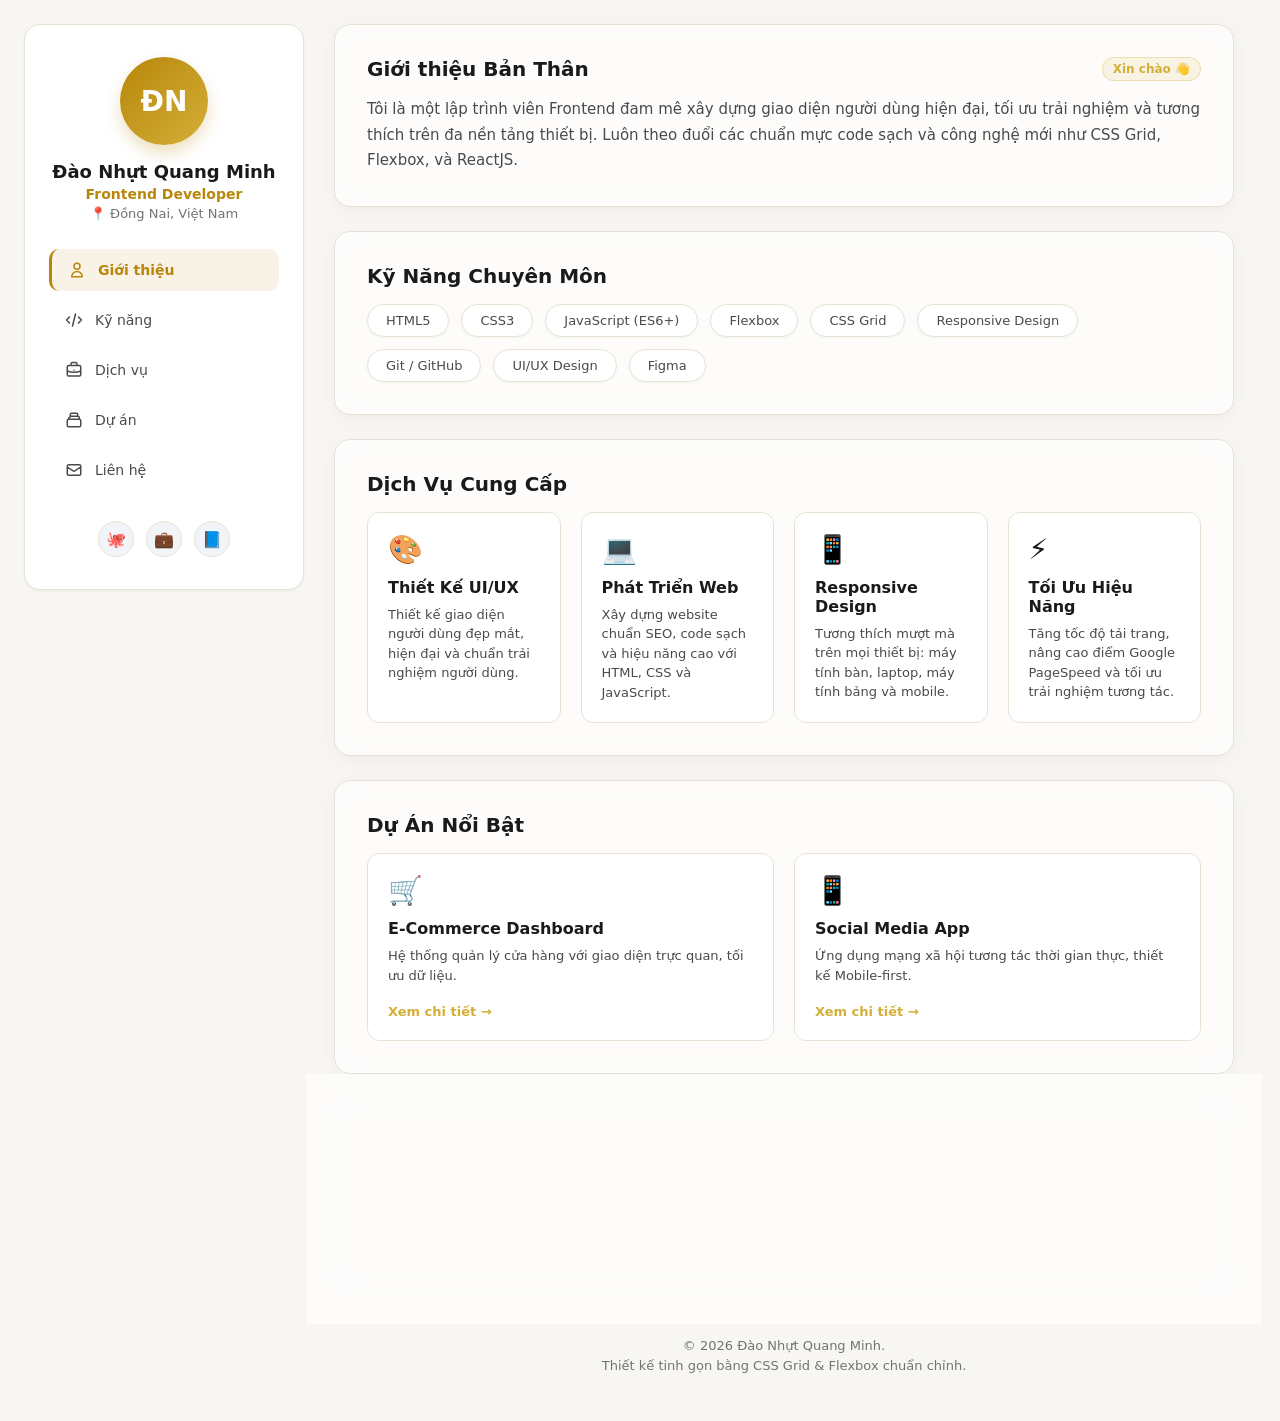
<file: index.html>
<!DOCTYPE html>
<html lang="vi">
<head>
    <meta charset="UTF-8">
    <meta name="viewport" content="width=device-width, initial-scale=1.0">
    <title>Portfolio | Đào Nhựt Quang Minh</title>
    <link rel="stylesheet" href="profile.css">
</head>
<body>
    <!-- PRELOADER -->
    <div id="preloader">
        <div class="loader"></div>
    </div>

    <!-- SIDEBAR BÊN TRÁI -->
    <aside class="sidebar">
        <div class="avatar">
            <span>ĐN</span>
        </div>
        <h2>Đào Nhựt Quang Minh</h2>
        <p class="role">Frontend Developer</p>
        <p class="location">📍 Đồng Nai, Việt Nam</p>
        
        <nav class="nav-menu">
            <a href="#about" class="active">
                <svg viewBox="0 0 24 24" fill="none" stroke="currentColor" stroke-width="2"><path stroke-linecap="round" stroke-linejoin="round" d="M16 7a4 4 0 11-8 0 4 4 0 018 0zM12 14a7 7 0 00-7 7h14a7 7 0 00-7-7z" /></svg>
                Giới thiệu
            </a>
            <a href="#skills">
                <svg viewBox="0 0 24 24" fill="none" stroke="currentColor" stroke-width="2"><path stroke-linecap="round" stroke-linejoin="round" d="M10 20l4-16m4 4l4 4-4 4M6 16l-4-4 4-4" /></svg>
                Kỹ năng
            </a>
            <a href="#services">
                <svg viewBox="0 0 24 24" fill="none" stroke="currentColor" stroke-width="2"><path stroke-linecap="round" stroke-linejoin="round" d="M21 13.255A23.931 23.931 0 0112 15c-3.183 0-6.22-.62-9-1.745M16 6V4a2 2 0 00-2-2h-4a2 2 0 00-2 2v2m4 6h.01M5 20h14a2 2 0 002-2V8a2 2 0 00-2-2H5a2 2 0 00-2 2v10a2 2 0 002 2z" /></svg>
                Dịch vụ
            </a>
            <a href="#projects">
                <svg viewBox="0 0 24 24" fill="none" stroke="currentColor" stroke-width="2"><path stroke-linecap="round" stroke-linejoin="round" d="M19 11H5m14 0a2 2 0 012 2v6a2 2 0 01-2 2H5a2 2 0 01-2-2v-6a2 2 0 012-2m14 0V9a2 2 0 00-2-2M5 11V9a2 2 0 002-2m0 0V5a2 2 0 012-2h6a2 2 0 012 2v2M7 7h10" /></svg>
                Dự án
            </a>
            <a href="#contact">
                <svg viewBox="0 0 24 24" fill="none" stroke="currentColor" stroke-width="2"><path stroke-linecap="round" stroke-linejoin="round" d="M3 8l7.89 5.26a2 2 0 002.22 0L21 8M5 19h14a2 2 0 002-2V7a2 2 0 00-2-2H5a2 2 0 00-2 2v10a2 2 0 002 2z" /></svg>
                Liên hệ
            </a>
        </nav>
        
        <div class="social-links">
            <a href="#" aria-label="Github">🐙</a>
            <a href="#" aria-label="LinkedIn">💼</a>
            <a href="#" aria-label="Facebook">📘</a>
        </div>
    </aside>

    <!-- MAIN CONTENT BÊN PHẢI -->
    <main class="main-content">
        
        <!-- Giới thiệu -->
        <section class="card glass-effect" id="about">
            <div class="card-header">
                <h3>Giới thiệu Bản Thân</h3>
                <span class="badge">Xin chào 👋</span>
            </div>
            <p class="desc-text">Tôi là một lập trình viên Frontend đam mê xây dựng giao diện người dùng hiện đại, tối ưu trải nghiệm và tương thích trên đa nền tảng thiết bị. Luôn theo đuổi các chuẩn mực code sạch và công nghệ mới như CSS Grid, Flexbox, và ReactJS.</p>
        </section>

        <!-- Kỹ năng -->
        <section class="card glass-effect" id="skills">
            <div class="card-header">
                <h3>Kỹ Năng Chuyên Môn</h3>
            </div>
            <div class="skills-container">
                <span class="skill-pill">HTML5</span>
                <span class="skill-pill">CSS3</span>
                <span class="skill-pill">JavaScript (ES6+)</span>
                <span class="skill-pill">Flexbox</span>
                <span class="skill-pill">CSS Grid</span>
                <span class="skill-pill">Responsive Design</span>
                <span class="skill-pill">Git / GitHub</span>
                <span class="skill-pill">UI/UX Design</span>
                <span class="skill-pill">Figma</span>
            </div>
        </section>

        <!-- Dịch vụ -->
        <section class="card glass-effect" id="services">
            <div class="card-header">
                <h3>Dịch Vụ Cung Cấp</h3>
            </div>
            <div class="services-container">
                <!-- Dịch vụ 1 -->
                <div class="service-card">
                    <div class="service-icon">🎨</div>
                    <h4>Thiết Kế UI/UX</h4>
                    <p>Thiết kế giao diện người dùng đẹp mắt, hiện đại và chuẩn trải nghiệm người dùng.</p>
                </div>
                <!-- Dịch vụ 2 -->
                <div class="service-card">
                    <div class="service-icon">💻</div>
                    <h4>Phát Triển Web</h4>
                    <p>Xây dựng website chuẩn SEO, code sạch và hiệu năng cao với HTML, CSS và JavaScript.</p>
                </div>
                <!-- Dịch vụ 3 -->
                <div class="service-card">
                    <div class="service-icon">📱</div>
                    <h4>Responsive Design</h4>
                    <p>Tương thích mượt mà trên mọi thiết bị: máy tính bàn, laptop, máy tính bảng và mobile.</p>
                </div>
                <!-- Dịch vụ 4 -->
                <div class="service-card">
                    <div class="service-icon">⚡</div>
                    <h4>Tối Ưu Hiệu Năng</h4>
                    <p>Tăng tốc độ tải trang, nâng cao điểm Google PageSpeed và tối ưu trải nghiệm tương tác.</p>
                </div>
            </div>
        </section>

        <!-- Dự án -->
        <section class="card glass-effect" id="projects">
            <div class="card-header">
                <h3>Dự Án Nổi Bật</h3>
            </div>
            <div class="projects-grid">
                <!-- Dự án 1 -->
                <div class="project-item">
                    <div class="project-icon">🛒</div>
                    <h4>E-Commerce Dashboard</h4>
                    <p>Hệ thống quản lý cửa hàng với giao diện trực quan, tối ưu dữ liệu.</p>
                    <a href="#" class="btn-link">Xem chi tiết &rarr;</a>
                </div>
                <!-- Dự án 2 -->
                <div class="project-item">
                    <div class="project-icon">📱</div>
                    <h4>Social Media App</h4>
                    <p>Ứng dụng mạng xã hội tương tác thời gian thực, thiết kế Mobile-first.</p>
                    <a href="#" class="btn-link">Xem chi tiết &rarr;</a>
                </div>
            </div>
        </section>

        <!-- Liên hệ -->
        <section class="card glass-effect" id="contact">
            <div class="card-header">
                <h3>Kết nối với tôi</h3>
            </div>
            <p class="desc-text" style="margin-bottom: var(--spacing-20);">Bạn có dự án thú vị? Đừng ngần ngại gửi tin nhắn cho tôi nhé.</p>
            <div class="contact-form">
                <input type="email" placeholder="Nhập email của bạn..." class="form-input">
                <button class="btn-primary">Gửi lời chào</button>
            </div>
        </section>

        <footer class="main-footer">
            &copy; 2026 Đào Nhựt Quang Minh.<br>Thiết kế tinh gọn bằng CSS Grid & Flexbox chuẩn chỉnh.
        </footer>
    </main>

    <script>
        // Khi toàn bộ trang (bao gồm cả tài nguyên như ảnh) đã tải xong
        window.addEventListener('load', function() {
            const preloader = document.getElementById('preloader');
            // Thêm class fade-out để mờ dần
            preloader.classList.add('fade-out');
            // Ẩn hoàn toàn khỏi DOM sau khi hiệu ứng transition chạy xong
            setTimeout(() => {
                preloader.style.display = 'none';
            }, 500); 
        });
    </script>
</body>
</html>
</file>
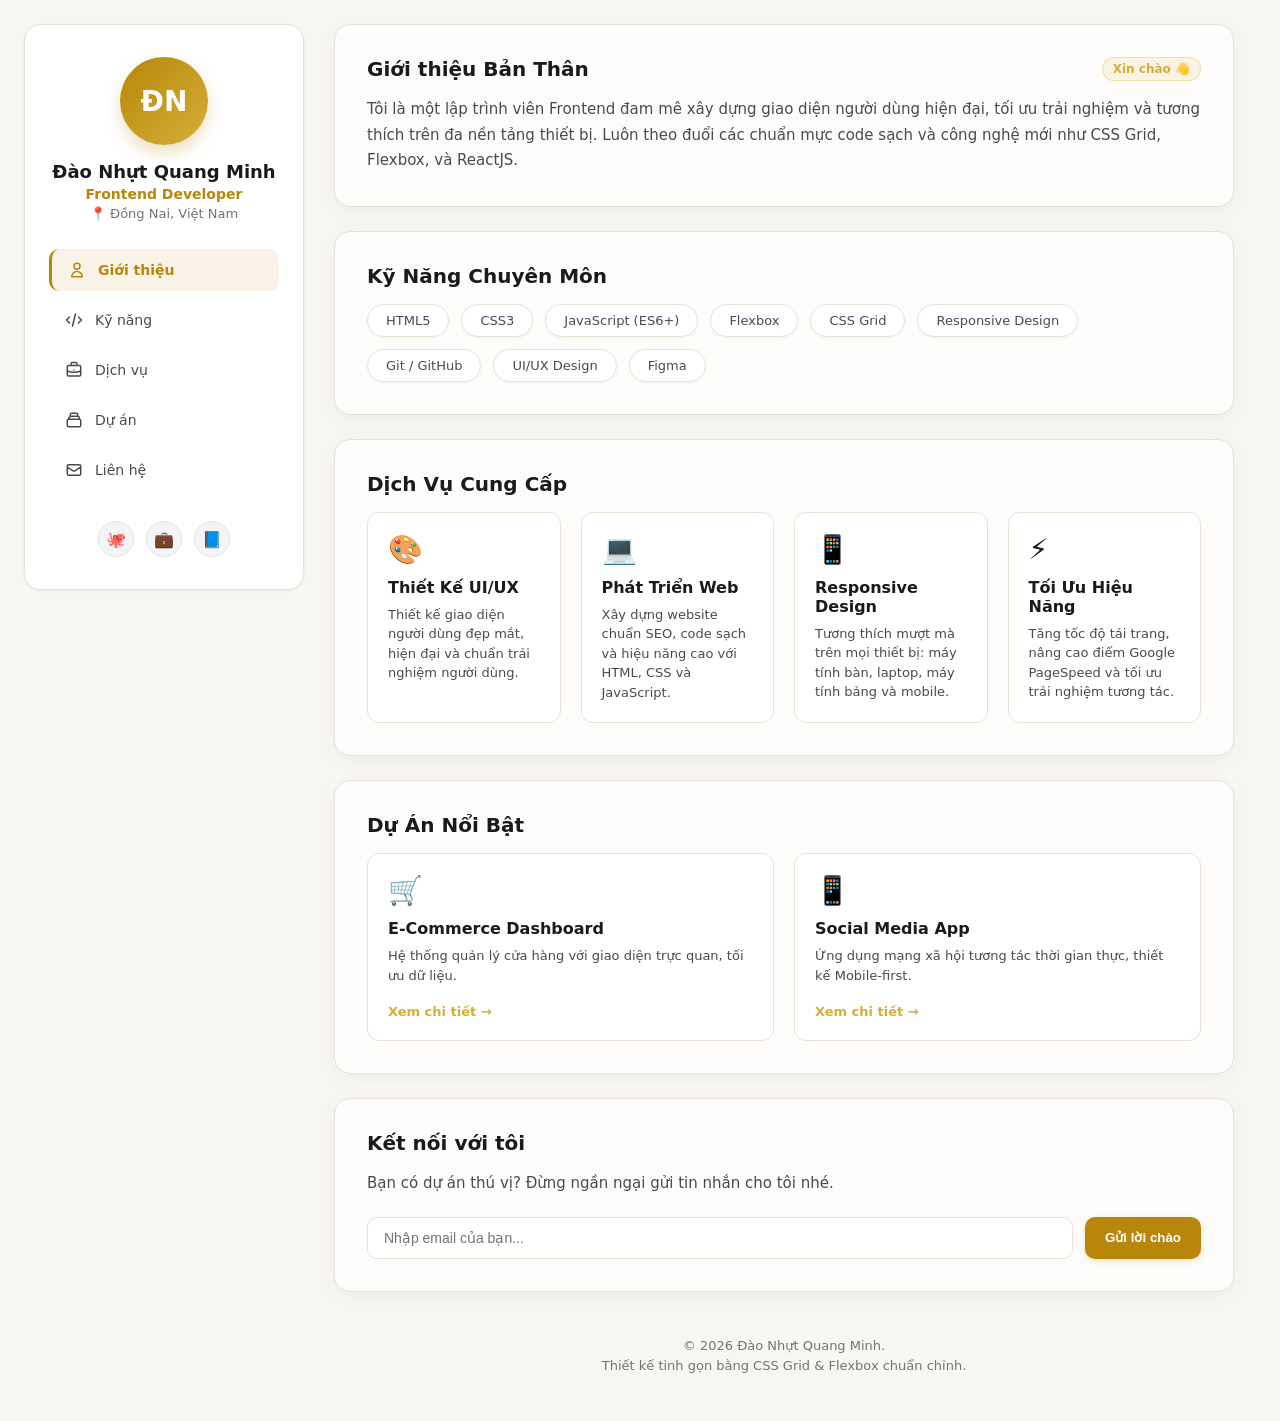
<file: profile.html>
<!DOCTYPE html>
<html lang="vi">
<head>
    <meta charset="UTF-8">
    <meta name="viewport" content="width=device-width, initial-scale=1.0">
    <title>Portfolio | Đào Nhựt Quang Minh</title>
    <link rel="stylesheet" href="profile.css">
</head>
<body>

    <!-- SIDEBAR BÊN TRÁI -->
    <aside class="sidebar">
        <div class="avatar">
            <span>ĐN</span>
        </div>
        <h2>Đào Nhựt Quang Minh</h2>
        <p class="role">Frontend Developer</p>
        <p class="location">📍 Đồng Nai, Việt Nam</p>
        
        <nav class="nav-menu">
            <a href="#about" class="active">
                <svg viewBox="0 0 24 24" fill="none" stroke="currentColor" stroke-width="2"><path stroke-linecap="round" stroke-linejoin="round" d="M16 7a4 4 0 11-8 0 4 4 0 018 0zM12 14a7 7 0 00-7 7h14a7 7 0 00-7-7z" /></svg>
                Giới thiệu
            </a>
            <a href="#skills">
                <svg viewBox="0 0 24 24" fill="none" stroke="currentColor" stroke-width="2"><path stroke-linecap="round" stroke-linejoin="round" d="M10 20l4-16m4 4l4 4-4 4M6 16l-4-4 4-4" /></svg>
                Kỹ năng
            </a>
            <a href="#services">
                <svg viewBox="0 0 24 24" fill="none" stroke="currentColor" stroke-width="2"><path stroke-linecap="round" stroke-linejoin="round" d="M21 13.255A23.931 23.931 0 0112 15c-3.183 0-6.22-.62-9-1.745M16 6V4a2 2 0 00-2-2h-4a2 2 0 00-2 2v2m4 6h.01M5 20h14a2 2 0 002-2V8a2 2 0 00-2-2H5a2 2 0 00-2 2v10a2 2 0 002 2z" /></svg>
                Dịch vụ
            </a>
            <a href="#projects">
                <svg viewBox="0 0 24 24" fill="none" stroke="currentColor" stroke-width="2"><path stroke-linecap="round" stroke-linejoin="round" d="M19 11H5m14 0a2 2 0 012 2v6a2 2 0 01-2 2H5a2 2 0 01-2-2v-6a2 2 0 012-2m14 0V9a2 2 0 00-2-2M5 11V9a2 2 0 002-2m0 0V5a2 2 0 012-2h6a2 2 0 012 2v2M7 7h10" /></svg>
                Dự án
            </a>
            <a href="#contact">
                <svg viewBox="0 0 24 24" fill="none" stroke="currentColor" stroke-width="2"><path stroke-linecap="round" stroke-linejoin="round" d="M3 8l7.89 5.26a2 2 0 002.22 0L21 8M5 19h14a2 2 0 002-2V7a2 2 0 00-2-2H5a2 2 0 00-2 2v10a2 2 0 002 2z" /></svg>
                Liên hệ
            </a>
        </nav>
        
        <div class="social-links">
            <a href="#" aria-label="Github">🐙</a>
            <a href="#" aria-label="LinkedIn">💼</a>
            <a href="#" aria-label="Facebook">📘</a>
        </div>
    </aside>

    <!-- MAIN CONTENT BÊN PHẢI -->
    <main class="main-content">
        
        <!-- Giới thiệu -->
        <section class="card glass-effect" id="about">
            <div class="card-header">
                <h3>Giới thiệu Bản Thân</h3>
                <span class="badge">Xin chào 👋</span>
            </div>
            <p class="desc-text">Tôi là một lập trình viên Frontend đam mê xây dựng giao diện người dùng hiện đại, tối ưu trải nghiệm và tương thích trên đa nền tảng thiết bị. Luôn theo đuổi các chuẩn mực code sạch và công nghệ mới như CSS Grid, Flexbox, và ReactJS.</p>
        </section>

        <!-- Kỹ năng -->
        <section class="card glass-effect" id="skills">
            <div class="card-header">
                <h3>Kỹ Năng Chuyên Môn</h3>
            </div>
            <div class="skills-container">
                <span class="skill-pill">HTML5</span>
                <span class="skill-pill">CSS3</span>
                <span class="skill-pill">JavaScript (ES6+)</span>
                <span class="skill-pill">Flexbox</span>
                <span class="skill-pill">CSS Grid</span>
                <span class="skill-pill">Responsive Design</span>
                <span class="skill-pill">Git / GitHub</span>
                <span class="skill-pill">UI/UX Design</span>
                <span class="skill-pill">Figma</span>
            </div>
        </section>

        <!-- Dịch vụ -->
        <section class="card glass-effect" id="services">
            <div class="card-header">
                <h3>Dịch Vụ Cung Cấp</h3>
            </div>
            <div class="services-container">
                <!-- Dịch vụ 1 -->
                <div class="service-card">
                    <div class="service-icon">🎨</div>
                    <h4>Thiết Kế UI/UX</h4>
                    <p>Thiết kế giao diện người dùng đẹp mắt, hiện đại và chuẩn trải nghiệm người dùng.</p>
                </div>
                <!-- Dịch vụ 2 -->
                <div class="service-card">
                    <div class="service-icon">💻</div>
                    <h4>Phát Triển Web</h4>
                    <p>Xây dựng website chuẩn SEO, code sạch và hiệu năng cao với HTML, CSS và JavaScript.</p>
                </div>
                <!-- Dịch vụ 3 -->
                <div class="service-card">
                    <div class="service-icon">📱</div>
                    <h4>Responsive Design</h4>
                    <p>Tương thích mượt mà trên mọi thiết bị: máy tính bàn, laptop, máy tính bảng và mobile.</p>
                </div>
                <!-- Dịch vụ 4 -->
                <div class="service-card">
                    <div class="service-icon">⚡</div>
                    <h4>Tối Ưu Hiệu Năng</h4>
                    <p>Tăng tốc độ tải trang, nâng cao điểm Google PageSpeed và tối ưu trải nghiệm tương tác.</p>
                </div>
            </div>
        </section>

        <!-- Dự án -->
        <section class="card glass-effect" id="projects">
            <div class="card-header">
                <h3>Dự Án Nổi Bật</h3>
            </div>
            <div class="projects-grid">
                <!-- Dự án 1 -->
                <div class="project-item">
                    <div class="project-icon">🛒</div>
                    <h4>E-Commerce Dashboard</h4>
                    <p>Hệ thống quản lý cửa hàng với giao diện trực quan, tối ưu dữ liệu.</p>
                    <a href="#" class="btn-link">Xem chi tiết &rarr;</a>
                </div>
                <!-- Dự án 2 -->
                <div class="project-item">
                    <div class="project-icon">📱</div>
                    <h4>Social Media App</h4>
                    <p>Ứng dụng mạng xã hội tương tác thời gian thực, thiết kế Mobile-first.</p>
                    <a href="#" class="btn-link">Xem chi tiết &rarr;</a>
                </div>
            </div>
        </section>

        <!-- Liên hệ -->
        <section class="card glass-effect" id="contact">
            <div class="card-header">
                <h3>Kết nối với tôi</h3>
            </div>
            <p class="desc-text" style="margin-bottom: var(--spacing-20);">Bạn có dự án thú vị? Đừng ngần ngại gửi tin nhắn cho tôi nhé.</p>
            <div class="contact-form">
                <input type="email" placeholder="Nhập email của bạn..." class="form-input">
                <button class="btn-primary">Gửi lời chào</button>
            </div>
        </section>

        <footer class="main-footer">
            &copy; 2026 Đào Nhựt Quang Minh.<br>Thiết kế tinh gọn bằng CSS Grid & Flexbox chuẩn chỉnh.
        </footer>
    </main>

</body>
</html>
</file>
<file: profile.css>
/* ==============================================================
   1. BẢNG BIẾN TOÀN CỤC TẠI :ROOT (CSS VARIABLES SYSTEM)
   Bao gồm toàn bộ:
   - Hệ thống màu sắc: Chủ đạo, văn bản, nền, bề mặt, viền & hiệu ứng RGBA
   - Hệ thống khoảng cách: Spacing (margin / padding / gap) từ 0 đến 32px
   ============================================================== */
:root {
    /* ==================== A. HỆ THỐNG MÀU SẮC (COLORS) ==================== */
    /* 1. Hai màu chủ đạo (Primary & Secondary) */
    --primary-color: #b8860b;       /* Màu chủ đạo 1: Vàng đồng / Dark Goldenrod */
    --secondary-color: #d4af37;     /* Màu chủ đạo 2: Vàng kim / Metallic Gold */
    --primary-hover: #996515;       /* Sắc thái hover cho màu chính */
    --secondary-hover: #aa8c2c;     /* Sắc thái hover cho màu phụ */

    /* 2. Ba mức màu xám cho text (Text Grays) */
    --text-primary: #1a1a1a;        /* Mức 1 (Đậm nhất): Tiêu đề H1-H4, Họ tên, nhãn chính */
    --text-secondary: #4a4a4a;      /* Mức 2 (Vừa): Đoạn văn mô tả, nội dung thân bài, menu */
    --text-muted: #737373;          /* Mức 3 (Nhạt): Địa điểm, placeholder, footer bản quyền */

    /* 3. Màu nền, bề mặt và viền */
    --bg-color: #f7f6f2;            /* Màu nền chính toàn trang (Off-white / Warm Gray) */
    --surface: #ffffff;             /* Màu nền thẻ card / sidebar */
    --border: #e6e2d3;              /* Màu đường viền card & input */

    /* 4. Màu sắc phụ trợ & Trạng thái (Extracted Color Codes) */
    --color-white: #ffffff;                         /* Màu trắng chuẩn (chữ nút bấm, badge, icon) */
    --color-bg-subtle: #f1f5f9;                     /* Nền nhạt khi hover menu, icon mạng xã hội */
    --color-glass: rgba(255, 255, 255, 0.7);        /* Nền hiệu ứng kính mờ (glassmorphism) */

    /* 5. Mã màu RGBA cho hiệu ứng trong suốt, viền và đổ bóng */
    --color-primary-subtle: rgba(184, 134, 11, 0.1);      /* Nền mờ 10% khi tab active */
    --color-primary-glow: rgba(184, 134, 11, 0.15);       /* Viền phát sáng focus input */
    --color-primary-shadow: rgba(184, 134, 11, 0.25);     /* Đổ bóng cho avatar */
    --color-primary-shadow-hover: rgba(184, 134, 11, 0.3); /* Đổ bóng nút khi hover */

    --color-badge-bg: rgba(212, 175, 55, 0.12);           /* Nền nhãn chào mừng */
    --color-badge-border: rgba(212, 175, 55, 0.3);        /* Viền nhãn chào mừng */
    --color-secondary-shadow: rgba(212, 175, 55, 0.15);   /* Đổ bóng card dự án & dịch vụ khi hover */

    --color-shadow-base: rgba(0, 0, 0, 0.05);             /* Màu bóng mờ tiêu chuẩn */
    --color-shadow-dark: rgba(0, 0, 0, 0.08);             /* Màu bóng mờ đậm */

    /* Đổ bóng cấu trúc */
    --shadow-sm: 0 1px 3px var(--color-shadow-base);
    --shadow-md: 0 4px 20px -2px var(--color-shadow-base);
    --shadow-lg: 0 10px 25px -5px var(--color-shadow-dark);
    --radius: 16px;

    /* Biến tương thích ngược (aliases) */
    --primary: var(--primary-color);
    --secondary: var(--secondary-color);
    --text-main: var(--text-primary);

    /* ==================== B. HỆ THỐNG KHOẢNG CÁCH (SPACING SYSTEM) ==================== */
    /* Trích xuất toàn bộ thông số margin, padding, gap */
    --spacing-0: 0;                 /* 0px - Reset */
    --spacing-4: 4px;               /* 4px - Khoảng cách siêu nhỏ (margin text/subtitle) */
    --spacing-8: 8px;               /* 8px - Khoảng cách nhỏ (gap menu, margin title) */
    --spacing-10: 10px;             /* 10px - Khoảng cách vừa nhỏ (margin-top containers, padding badge) */
    --spacing-12: 12px;             /* 12px - Khoảng cách vừa (gap icons, margin icons) */
    --spacing-14: 14px;             /* 14px - Padding nút mobile */
    --spacing-16: 16px;             /* 16px - Khoảng cách chuẩn (padding mobile, margin chuẩn) */
    --spacing-18: 18px;             /* 18px - Padding ngang skill pill */
    --spacing-20: 20px;             /* 20px - Khoảng cách trung bình (gap grid, padding card/service) */
    --spacing-24: 24px;             /* 24px - Khoảng cách lớn (padding desktop, gap layout) */
    --spacing-28: 28px;             /* 28px - Margin bottom location */
    --spacing-30: 30px;             /* 30px - Gap desktop, margin-bottom menu */
    --spacing-32: 32px;             /* 32px - Padding card desktop, sidebar */
}

* { margin: var(--spacing-0); padding: var(--spacing-0); box-sizing: border-box; scroll-behavior: smooth; }

body {
    font-family: 'Inter', system-ui, -apple-system, sans-serif;
    background-color: var(--bg-color);           /* Áp dụng 1 màu nền chính */
    color: var(--text-primary);                  /* Áp dụng Text mức 1 (mặc định) */
    display: grid;
    grid-template-columns: 280px 1fr;
    grid-template-areas: "sidebar main";
    min-height: 100vh;
    padding: var(--spacing-24);
    gap: var(--spacing-30);
}

/* ================= SIDEBAR ================= */
.sidebar {
    grid-area: sidebar;
    background: var(--surface);
    border: 1px solid var(--border);
    border-radius: var(--radius);
    padding: var(--spacing-32) var(--spacing-24);
    display: flex;
    flex-direction: column;
    align-items: center;
    height: fit-content;
    position: sticky;
    top: var(--spacing-24);
    box-shadow: var(--shadow-sm);
}

.avatar {
    width: 88px;
    height: 88px;
    /* Áp dụng 2 màu chủ đạo: Primary và Secondary kết hợp gradient */
    background: linear-gradient(135deg, var(--primary-color) 0%, var(--secondary-color) 100%);
    color: var(--color-white);
    font-size: 28px;
    font-weight: 700;
    border-radius: 50%;
    display: flex;
    align-items: center;
    justify-content: center;
    margin-bottom: var(--spacing-16);
    box-shadow: 0 8px 16px var(--color-primary-shadow);
}

.sidebar h2 {
    font-size: 18px;
    font-weight: 700;
    color: var(--text-primary);                  /* Text mức 1: Tiêu đề Họ tên */
    margin-bottom: var(--spacing-4);
    text-align: center;
}

.role {
    font-size: 14px;
    font-weight: 600;
    color: var(--primary-color);                 /* Màu chủ đạo 1 (Primary) */
    margin-bottom: var(--spacing-4);
}

.location {
    font-size: 13px;
    color: var(--text-muted);                    /* Text mức 3: Thông tin phụ (nhạt) */
    margin-bottom: var(--spacing-28);
}

.nav-menu {
    width: 100%;
    display: flex;
    flex-direction: column;
    gap: var(--spacing-8);
    margin-bottom: var(--spacing-30);
}

.nav-menu a {
    display: flex;
    align-items: center;
    gap: var(--spacing-12);
    padding: var(--spacing-12) var(--spacing-16);
    color: var(--text-secondary);                /* Text mức 2: Nội dung liên kết menu */
    text-decoration: none;
    font-size: 14px;
    font-weight: 500;
    border-radius: 10px;
    transition: all 0.2s ease;
}

.nav-menu a svg {
    width: 18px;
    height: 18px;
}

.nav-menu a:hover {
    background-color: var(--color-bg-subtle);
    color: var(--primary-color);                 /* Màu chủ đạo 1 khi hover menu */
}

.nav-menu a.active {
    background-color: var(--color-primary-subtle);
    color: var(--primary-color);                 /* Màu chủ đạo 1 cho mục active */
    font-weight: 600;
    border-left: 3px solid var(--primary-color);
}

.social-links {
    display: flex;
    gap: var(--spacing-12);
    margin-top: auto;
}

.social-links a {
    display: flex;
    align-items: center;
    justify-content: center;
    width: 36px;
    height: 36px;
    background: var(--color-bg-subtle);
    color: var(--text-secondary);                /* Text mức 2: Icon liên kết */
    border: 1px solid var(--border);
    border-radius: 50%;
    text-decoration: none;
    font-size: 16px;
    transition: all 0.2s;
}

.social-links a:hover {
    background: var(--primary-color);            /* Màu chủ đạo 1 khi hover */
    color: var(--color-white);
    border-color: var(--primary-color);
    transform: translateY(-2px);
}

/* ================= MAIN CONTENT ================= */
.main-content {
    grid-area: main;
    display: flex;
    flex-direction: column;
    gap: var(--spacing-24);
    max-width: 900px;
}

.glass-effect {
    background: var(--color-glass);
    backdrop-filter: blur(10px);
}

.card {
    border: 1px solid var(--border);
    border-radius: var(--radius);
    padding: var(--spacing-32);
    box-shadow: var(--shadow-md);
    transition: transform 0.3s ease, box-shadow 0.3s ease;
}

.card:hover {
    box-shadow: var(--shadow-lg);
    border-color: var(--secondary-color);        /* Màu chủ đạo 2 (Secondary) khi hover card */
}

.card-header {
    display: flex;
    justify-content: space-between;
    align-items: center;
    margin-bottom: var(--spacing-16);
}

.card h3 {
    font-size: 20px;
    font-weight: 700;
    color: var(--text-primary);                  /* Text mức 1: Tiêu đề mục (Đậm) */
}

.badge {
    /* Áp dụng Màu chủ đạo 2 (Secondary) làm điểm nhấn chào đón */
    background: var(--color-badge-bg);
    color: var(--secondary-color);
    border: 1px solid var(--color-badge-border);
    padding: var(--spacing-4) var(--spacing-10);
    border-radius: 12px;
    font-size: 12px;
    font-weight: 600;
}

.desc-text {
    font-size: 15px;
    color: var(--text-secondary);                /* Text mức 2: Nội dung mô tả giới thiệu */
    line-height: 1.7;
}

/* ================= SKILLS ================= */
.skills-container {
    display: flex;
    flex-wrap: wrap;
    gap: var(--spacing-12);
    margin-top: var(--spacing-10);
}

.skill-pill {
    background-color: var(--surface);
    color: var(--text-secondary);                /* Text mức 2: Tên kỹ năng thông thường */
    border: 1px solid var(--border);
    padding: var(--spacing-8) var(--spacing-18);
    border-radius: 20px;
    font-size: 13px;
    font-weight: 500;
    transition: all 0.2s ease;
    cursor: default;
    box-shadow: var(--shadow-sm);
}

.skill-pill:hover {
    background-color: var(--primary-color);      /* Màu chủ đạo 1 (Primary) khi hover kỹ năng */
    color: var(--color-white);
    border-color: var(--primary-color);
    transform: translateY(-2px);
}

/* ================= SERVICES ================= */
.services-container {
    display: grid;
    grid-template-columns: repeat(4, 1fr);       /* Màn hình > 1024px: 4 cột */
    gap: var(--spacing-20);                      /* Khoảng cách giữa các cột/hàng: 20px */
    margin-top: var(--spacing-10);
}

.service-card {
    background: var(--surface);
    border: 1px solid var(--border);
    border-radius: 12px;
    padding: var(--spacing-20);
    display: flex;
    flex-direction: column;
    align-items: flex-start;
    transition: all 0.2s ease;
}

.service-card:hover {
    border-color: var(--secondary-color);
    transform: translateY(-4px);
    box-shadow: 0 10px 20px var(--color-secondary-shadow);
}

.service-icon {
    font-size: 28px;
    margin-bottom: var(--spacing-12);
}

.service-card h4 {
    font-size: 16px;
    margin-bottom: var(--spacing-8);
    color: var(--text-primary);
}

.service-card p {
    font-size: 13px;
    color: var(--text-secondary);
    line-height: 1.5;
}

/* ================= PROJECTS GRID ================= */
.projects-grid {
    display: grid;
    grid-template-columns: repeat(auto-fit, minmax(280px, 1fr));
    gap: var(--spacing-20);
    margin-top: var(--spacing-10);
}

.project-item {
    background: var(--surface);
    border: 1px solid var(--border);
    border-radius: 12px;
    padding: var(--spacing-20);
    transition: all 0.2s ease;
}

.project-item:hover {
    border-color: var(--secondary-color);        /* Màu chủ đạo 2 (Secondary) tạo điểm nhấn viền dự án */
    transform: translateY(-4px);
    box-shadow: 0 10px 20px var(--color-secondary-shadow);
}

.project-icon {
    font-size: 28px;
    margin-bottom: var(--spacing-12);
}

.project-item h4 {
    font-size: 16px;
    margin-bottom: var(--spacing-8);
    color: var(--text-primary);                  /* Text mức 1: Tên dự án (Đậm) */
}

.project-item p {
    font-size: 13px;
    color: var(--text-secondary);                /* Text mức 2: Mô tả ngắn gọn dự án */
    margin-bottom: var(--spacing-16);
    line-height: 1.5;
}

.btn-link {
    font-size: 13px;
    font-weight: 600;
    color: var(--secondary-color);               /* Màu chủ đạo 2 (Secondary) cho link chi tiết */
    text-decoration: none;
    transition: color 0.2s;
}

.btn-link:hover {
    color: var(--primary-color);                 /* Màu chủ đạo 1 (Primary) khi hover liên kết */
    text-decoration: underline;
}

/* ================= CONTACT FORM ================= */
.contact-form {
    display: flex;
    gap: var(--spacing-12);
}

.form-input {
    flex: 1;
    padding: var(--spacing-12) var(--spacing-16);
    border: 1px solid var(--border);
    border-radius: 10px;
    font-size: 14px;
    color: var(--text-primary);                  /* Text mức 1: Chữ người dùng nhập */
    background-color: var(--surface);
    outline: none;
    transition: border 0.2s, box-shadow 0.2s;
}

.form-input::placeholder {
    color: var(--text-muted);                    /* Text mức 3: Chữ giữ chỗ placeholder (Nhạt) */
}

.form-input:focus {
    border-color: var(--primary-color);          /* Màu chủ đạo 1 (Primary) khi focus ô nhập */
    box-shadow: 0 0 0 3px var(--color-primary-glow);
}

button,
.btn-primary {
    background: var(--primary-color);            /* Màu chủ đạo 1 (Primary) cho nút gửi */
    color: var(--color-white);
    border: none;
    padding: var(--spacing-0) var(--spacing-20);
    border-radius: 10px;
    font-weight: 600;
    cursor: pointer;
    box-shadow: 0 2px 6px var(--color-primary-shadow);
    /* Transition với cubic-bezier giúp chuyển động mượt mà và tự nhiên */
    transition: transform 0.3s cubic-bezier(0.34, 1.56, 0.64, 1),
                box-shadow 0.3s cubic-bezier(0.34, 1.56, 0.64, 1),
                background-color 0.2s ease;
}

button:hover,
.btn-primary:hover {
    background: var(--primary-hover);
    /* Nâng button lên 3px khi hover */
    transform: translateY(-3px);
    /* Box-shadow đậm và lan tỏa rõ nét hơn */
    box-shadow: 0 8px 20px var(--color-primary-shadow-hover);
}

button:active,
.btn-primary:active {
    transform: translateY(-1px);
    box-shadow: 0 4px 10px var(--color-primary-shadow-hover);
}

/* ================= FOOTER ================= */
.main-footer {
    text-align: center;
    font-size: 13px;
    color: var(--text-muted);                    /* Text mức 3: Bản quyền chân trang (Nhạt) */
    padding: var(--spacing-20) var(--spacing-0);
    line-height: 1.6;
}

/* ==============================================================
   RESPONSIVE DESIGN (MEDIA QUERIES)
   Tối ưu hóa giao diện cho màn hình < 768px (Tablet & Mobile)
   - Chuyển CSS Grid từ 2 cột (sidebar / main) thành 1 cột duy nhất (1fr).
   - Chuyển Sidebar lên đầu trang (hoặc có tùy chọn ẩn).
   - Tối ưu nav-menu ngang, card padding, danh sách dự án và form liên hệ.
   ============================================================== */
@media (max-width: 768px) {
    /* 1. Chuyển CSS Grid 2 cột thành 1 cột duy nhất */
    body {
        grid-template-columns: 1fr;              /* 1 cột duy nhất chiếm toàn bộ chiều rộng */
        grid-template-areas: 
            "sidebar"
            "main";                              /* Chuyển sidebar lên đầu trang, main content ở phía dưới */
        padding: var(--spacing-16);
        gap: var(--spacing-20);
    }

    /* 2. Tối ưu Sidebar khi hiển thị ở đầu trang */
    .sidebar {
        grid-area: sidebar;
        position: static;                        /* Bỏ sticky cố định khi ở giao diện mobile */
        top: 0;
        width: 100%;
        padding: var(--spacing-24) var(--spacing-16);
        box-shadow: var(--shadow-sm);

        /* 
           GHI CHÚ: Nếu muốn ẨN HOÀN TOÀN sidebar trên màn hình < 768px 
           thay vì chuyển lên đầu trang, chỉ cần bỏ comment dòng bên dưới:
           display: none;
        */
    }

    .avatar {
        width: 76px;
        height: 76px;
        font-size: 24px;
        margin-bottom: var(--spacing-12);
    }

    .location {
        margin-bottom: var(--spacing-20);
    }

    /* Chuyển menu điều hướng thành dạng ngang (horizontal bar) gọn gàng */
    .nav-menu {
        flex-direction: row;
        flex-wrap: wrap;
        justify-content: center;
        gap: var(--spacing-8);
        margin-bottom: var(--spacing-20);
    }

    .nav-menu a {
        padding: var(--spacing-8) var(--spacing-14);
        font-size: 13px;
        border-radius: 8px;
    }

    .nav-menu a.active {
        border-left: none;
        border-bottom: 2px solid var(--primary-color);
    }

    .social-links {
        justify-content: center;
        margin-top: var(--spacing-0);
    }

    /* 3. Tối ưu Main Content trên thiết bị di động */
    .main-content {
        max-width: 100%;
        gap: var(--spacing-16);
    }

    .card {
        padding: var(--spacing-20) var(--spacing-16);    /* Giảm padding để nội dung rộng rãi hơn trên màn hình nhỏ */
    }

    .card-header h3 {
        font-size: 18px;
    }

    /* 4. Dự án hiển thị 1 cột duy nhất */
    .projects-grid {
        grid-template-columns: 1fr;
    }

    /* 5. Dịch vụ hiển thị 1 cột trên thiết bị nhỏ (< 768px) */
    .services-container {
        grid-template-columns: 1fr;
        gap: var(--spacing-20);
    }

    /* 6. Form liên hệ chuyển sang dạng cột dọc tiện thao tác cảm ứng */
    .contact-form {
        flex-direction: column;
    }

    .form-input {
        width: 100%;
    }

    .btn-primary {
        width: 100%;
        padding: var(--spacing-12) var(--spacing-20);
    }
}

/* ==============================================================
   MEDIA QUERIES CHO CLASS .services-container
   Yêu cầu:
   - Màn hình > 1024px: 4 cột (mặc định tại .services-container)
   - Màn hình 768px - 1024px: 2 cột (gap: 20px)
   - Màn hình < 768px: 1 cột (gap: 20px)
   ============================================================== */

/* Màn hình từ 768px đến 1024px: 2 cột */
@media (min-width: 768px) and (max-width: 1024px) {
    .services-container {
        grid-template-columns: repeat(2, 1fr);   /* 768px - 1024px: 2 cột */
        gap: var(--spacing-20);
    }
}

/* Màn hình < 768px: 1 cột */
@media (max-width: 767.98px) {
    .services-container {
        grid-template-columns: 1fr;              /* < 768px: 1 cột duy nhất */
        gap: var(--spacing-20);
    }
}

/* ================= LOADING SPINNER ================= */
.loader {
    width: 40px;
    height: 40px;
    border: 4px solid var(--border);
    border-top-color: var(--primary-color);
    border-radius: 50%;
    animation: spin 1s linear infinite;
    display: inline-block;
}

@keyframes spin {
    0% {
        transform: rotate(0deg);
    }
    100% {
        transform: rotate(360deg);
    }
}

/* ================= PRELOADER OVERLAY ================= */
#preloader {
    position: fixed;
    top: 0;
    left: 0;
    width: 100%;
    height: 100%;
    background-color: var(--bg-color);
    z-index: 9999;
    display: flex;
    justify-content: center;
    align-items: center;
    transition: opacity 0.5s ease, visibility 0.5s ease;
}

#preloader.fade-out {
    opacity: 0;
    visibility: hidden;
}
</file>
